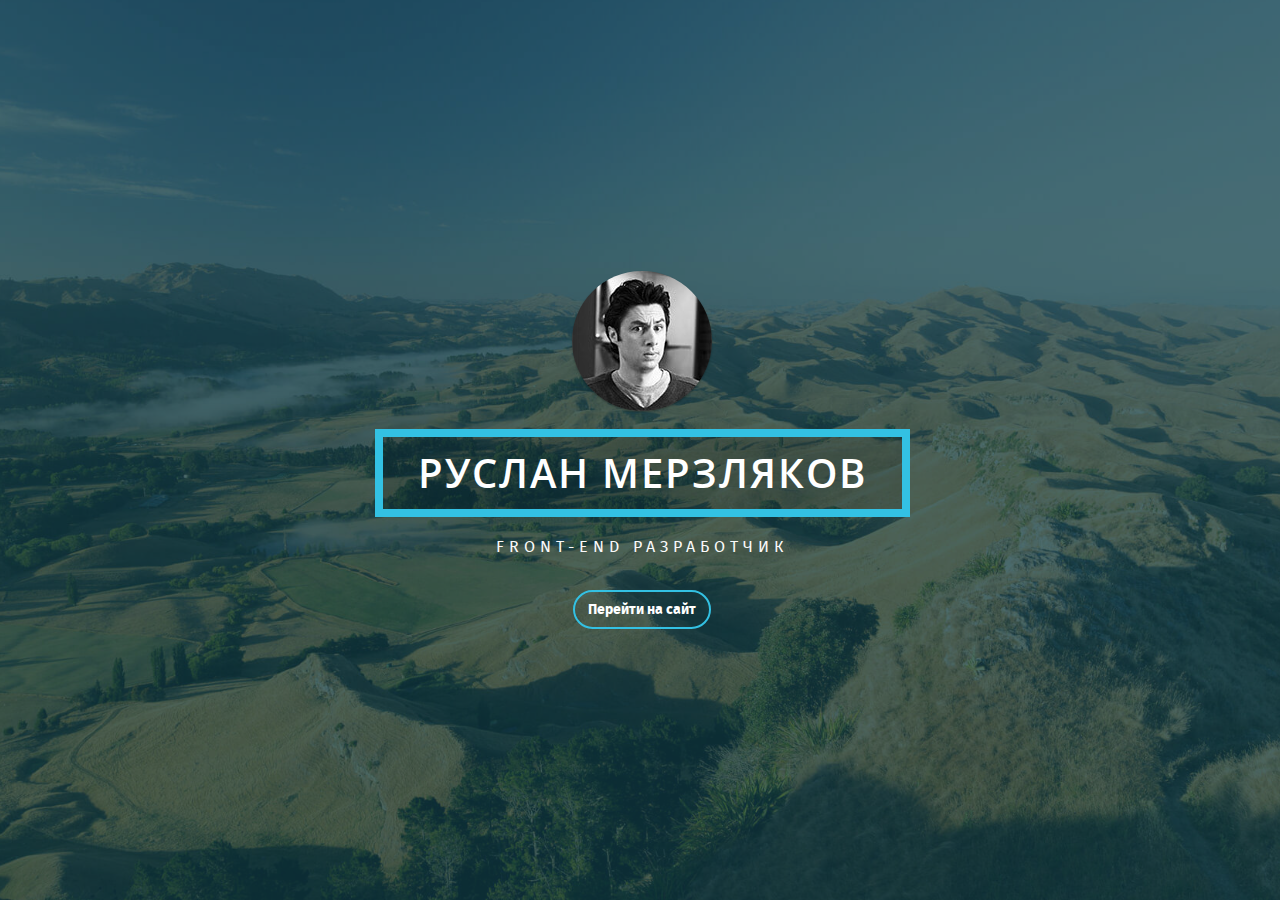
<file: index.html>
<!DOCTYPE html>

<html lang="ru">

<!--[if lte IE 8]>
<p class="chromeframe">Похоже, что ты используешь
устаревший браузер, друг. Пожалуйста, <a href="http://
browsehappy.com/">скачай новый браузер абсолютно
бесплатно</a> или <a href="http://www.google.com/
chromeframe/?redirect=true">активируй Google Chrome Frame</
a></p>
<![endif]-->

<head>

	<meta charset="utf-8">

	<title>Руслан Мерзляков</title>
	<meta name="description" content="">

	<meta http-equiv="X-UA-Compatible" content="IE=edge">
	<meta name="viewport" content="width=device-width, initial-scale=1, maximum-scale=1">

	<link rel="stylesheet" href="css/main.css">

</head>

<body>
	<section class="main-page" data-ibg-bg="img/bg/mainbg.jpg">
		<div class="author">
			<div class="author__img">
				<img src="img/content/author.jpg" width="140" alt="Руслан Мерзляков">
			</div>
			<h1 class="author__title">Руслан Мерзляков</h1>
			<div class="author__subtitle">Front-End разработчик</div>
			<a class="btn" href="about.html">Перейти на сайт</a>
		</div>
	</section>


	<script src="https://cdnjs.cloudflare.com/ajax/libs/jquery/3.1.1/jquery.min.js"></script>

	<script src="js/scripts.js"></script>

</body>

</html>
</file>
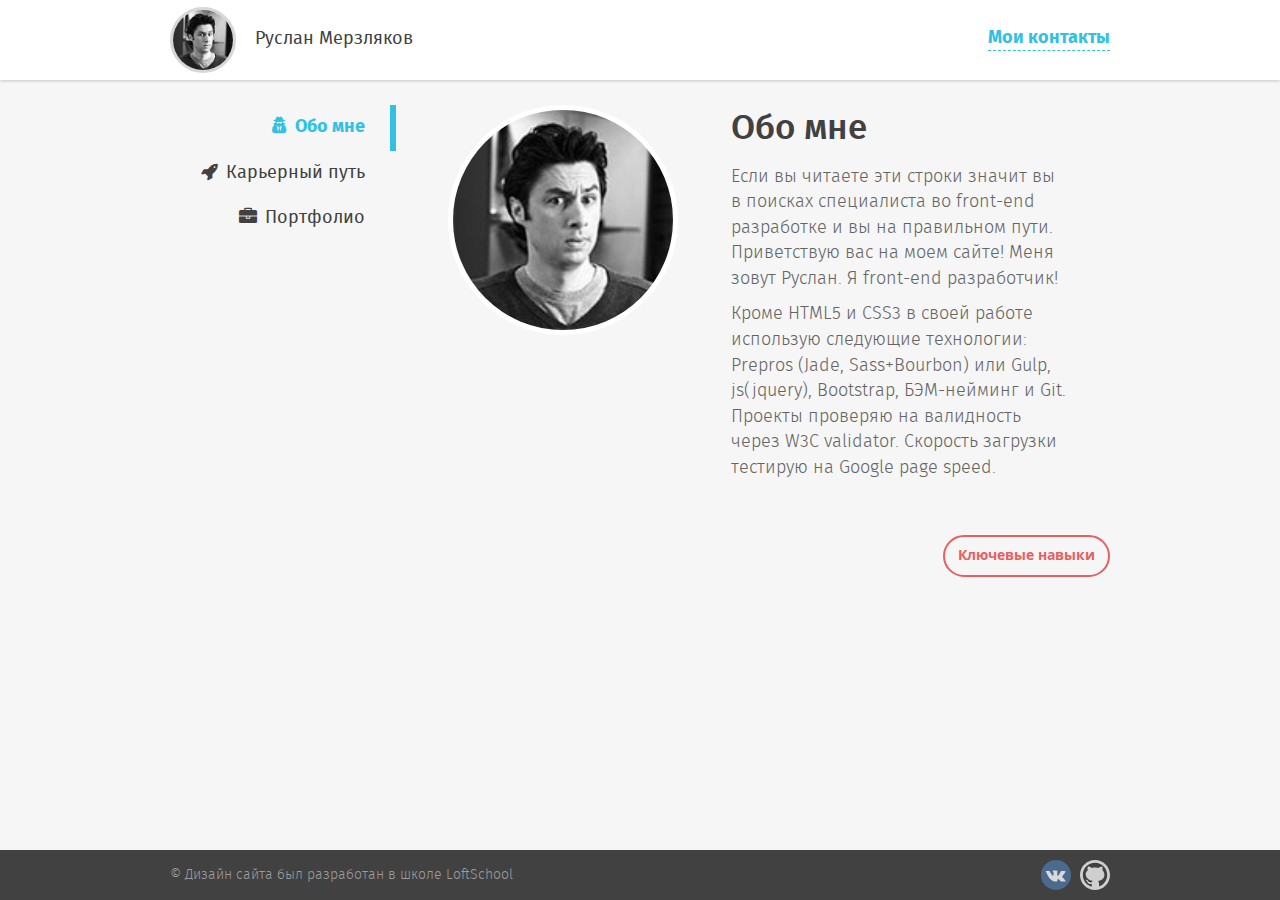
<file: about.html>
<!DOCTYPE html>

<html lang="ru">

<head>

	<meta charset="utf-8">

	<title>Обо мне</title>
	<meta name="description" content="">

	<meta http-equiv="X-UA-Compatible" content="IE=edge">
	<meta name="viewport" content="width=device-width, initial-scale=1, maximum-scale=1">

	<link rel="stylesheet" href="css/main.css">

</head>

<body>

	<div class="wrapper">
		<header class="header">
			<div class="container">
				<div class="user">
					<div class="user__photo">
						<img src="img/content/author.jpg" width="60" alt="Руслан Мерзляков">
					</div>
					<div class="user__name">Руслан Мерзляков</div>
				</div>
				<div class="contacts">
					<div class="contacts__wrap">
						<a href="#" class="contacts__trigger">Мои контакты</a>
						<ul class="contacts__dropdown">
							<li class="contacts__dropdown-item"><a class="contacts__dropdown-link" href="mailto:ruslankko@gmail.com"><i class="fa fa-envelope fa-fw"></i> ruslankko@gmail.com</a></li>
							<li class="contacts__dropdown-item"><a class="contacts__dropdown-link" href="tel:+79630184890"><i class="fa fa-phone fa-fw"></i> +7 963 018 48 90</a></li>
							<li class="contacts__dropdown-item"><a class="contacts__dropdown-link" href="skype:canonkko?chat"><i class="fa fa-skype fa-fw"></i> canonkko</a></li>
						</ul>
					</div>
				</div>
			</div>
		</header>
		<section class="content">
			<div class="container">
				<aside class="sidebar">
					<nav class="nav">
						<ul class="nav__menu">
							<li class="nav__item"><a class="nav__link nav__link_active" href="about.html"><i class="fa fa-user-secret fa-fw"></i> Обо мне</a></li>
							<li class="nav__item"><a class="nav__link" href="career.html"><i class="fa fa-rocket fa-fw"></i> Карьерный путь</a></li>
							<li class="nav__item"><a class="nav__link" href="portfolio.html"><i class="fa fa-briefcase fa-fw"></i> Портфолио</a></li>
						</ul>
					</nav>
				</aside>
				<main class="main-content">
					<div class="about__pic">
						<div class="about__img">
							<img src="img/content/author.jpg" width="220" alt="Руслан Мерзляков">
						</div>
					</div>
					<div class="about__desc">
						<h1>Обо мне</h1>
						<div class="about__text">
							<p>Если вы читаете эти строки значит вы в поисках специалиста во front-end разработке и вы на правильном пути. Приветствую вас на моем сайте! Меня зовут Руслан. Я front-end разработчик!</p>
							<p>Кроме HTML5 и CSS3 в своей работе использую следующие технологии: Prepros (Jade, Sass+Bourbon) или Gulp, js(jquery), Bootstrap, БЭМ-нейминг и Git. Проекты проверяю на валидность через W3C validator. Скорость загрузки тестирую на Google page speed.</p>
							<p>Также владею следующими программами: Adobe Photoshop, Adobe Muse и веб-редактор Webflow.</p>
							<p>В работе придерживаюсь умеренного перфекционизма, нравиться реализовывать не шаблонные элементы дизайна.</p>
							<p>Являюсь выпускником онлайн школы обучения программированию &#171;Loftschool&#187;. Мои работы вы можете посмотреть в разделе Портфолио.</p>
						</div>
						<div class="about__btn">
							<a class="btn btn_color-red" href="#">Ключевые навыки</a>
						</div>
					</div>
				</main>
			</div>
		</section>

	</div>
	<footer class="footer">
		<div class="container">
			<div class="copyright">
				<div class="copyright__text">&#169; Дизайн сайта был разработан в школе LoftSchool</div>
			</div>
			<ul class="social">
				<li class="social__item"><a class="social__link social__link-vk" href="https://vk.com/mruslanv" target="_blank">vk</a></li>
				<li class="social__item"><a class="social__link social__link-github" href="https://github.com/canonkko" target="_blank">github</a></li>
			</ul>
		</div>
	</footer>

	<div class="skills__popup">
		<button class="skills__btn-close"></button>
		<ul class="skills__list">
			<li class="skills__item">Знание HTML/CSS - семантичная верстка HTML</li>
			<li class="skills__item">Знание шаблонизатора PUG(Jade)</li>
			<li class="skills__item">Начальный уровень Javascript - jQuery на уровне написания простых виджетов</li>
			<li class="skills__item">Работа и настройка готовых решений (плагинов) на jQuery</li>
			<li class="skills__item">Адаптивная верстка с использованием медиа запросов</li>
			<li class="skills__item">Знание Photoshop на уровне "нарезания" макетов</li>
			<li class="skills__item">Понимание модульной верстки - именование классов по методологии БЭМ-нейминг</li>
			<li class="skills__item">Использование препроцессора Sass+Bourbon</li>
			<li class="skills__item">Умение использовать консоль, на уровне основных команд и работы с технологиями</li>
			<li class="skills__item">Сборка и оптимизация проекта при помощи Prepros или Gulp</li>
			<li class="skills__item">Навыки работы c веркторной графикой в формате SVG</li>
			<li class="skills__item">Понимание принципов рыботы CMS</li>
			<li class="skills__item">Умение работать с API Карт - Яндекс/Google</li>
			<li class="skills__item">Начальный уровень работы с Git</li>
		</ul>
	</div>


	<script src="https://cdnjs.cloudflare.com/ajax/libs/jquery/3.1.1/jquery.min.js"></script>

	<script src="js/scripts.js"></script>

</body>

</html>
</file>
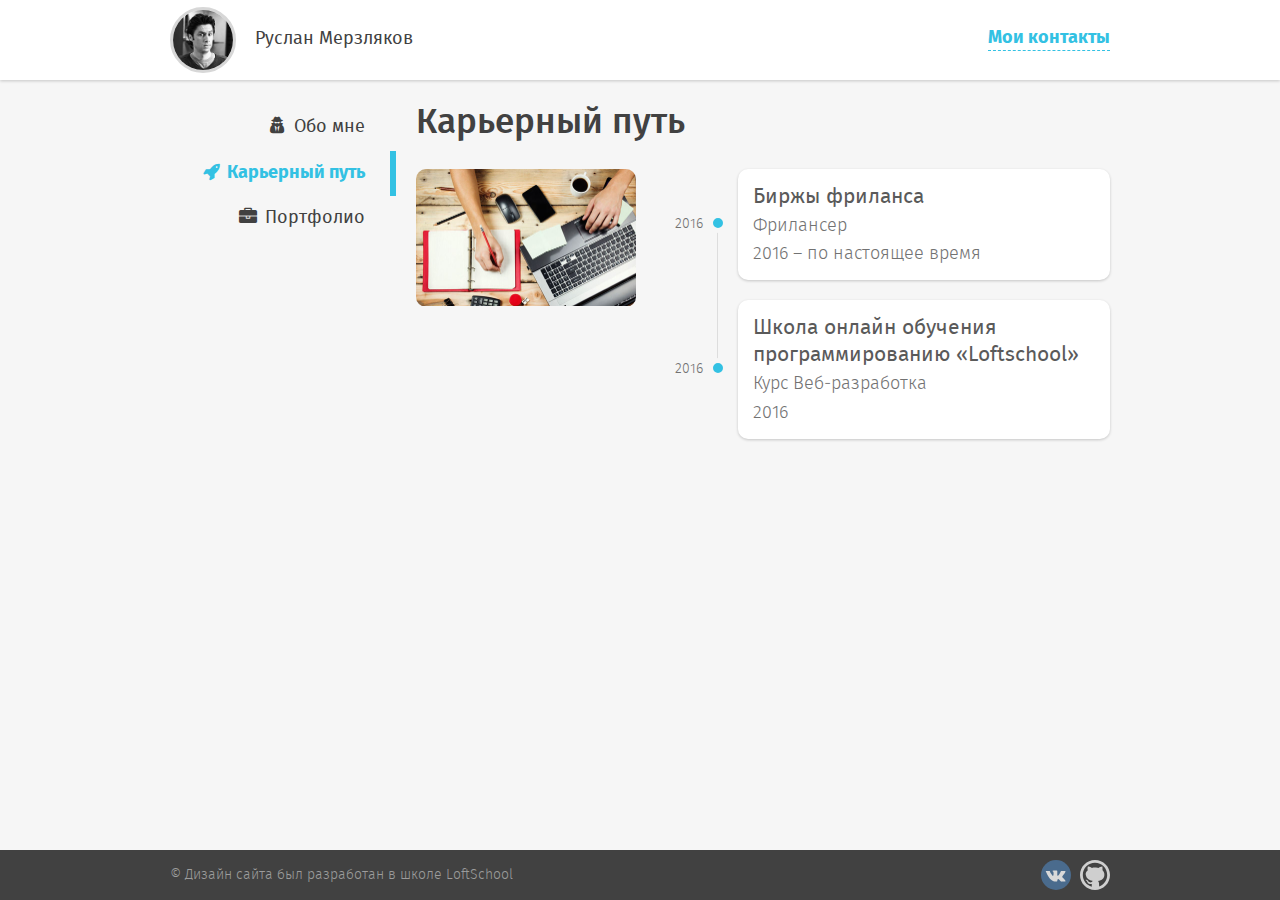
<file: career.html>
<!DOCTYPE html>

<html lang="ru">

<head>

	<meta charset="utf-8">

	<title>Карьерный путь</title>
	<meta name="description" content="">

	<meta http-equiv="X-UA-Compatible" content="IE=edge">
	<meta name="viewport" content="width=device-width, initial-scale=1, maximum-scale=1">

	<link rel="stylesheet" href="css/main.css">

</head>

<body>

	<div class="wrapper">
		<header class="header">
			<div class="container">
				<div class="user">
					<div class="user__photo">
						<img src="img/content/author.jpg" width="60" alt="Руслан Мерзляков">
					</div>
					<div class="user__name">Руслан Мерзляков</div>
				</div>
				<div class="contacts">
					<div class="contacts__wrap">
						<a href="#" class="contacts__trigger">Мои контакты</a>
						<ul class="contacts__dropdown">
							<li class="contacts__dropdown-item"><a class="contacts__dropdown-link" href="mailto:ruslankko@gmail.com"><i class="fa fa-envelope fa-fw"></i> ruslankko@gmail.com</a></li>
							<li class="contacts__dropdown-item"><a class="contacts__dropdown-link" href="tel:+79630184890"><i class="fa fa-phone fa-fw"></i> +7 963 018 48 90</a></li>
							<li class="contacts__dropdown-item"><a class="contacts__dropdown-link" href="skype:canonkko?chat"><i class="fa fa-skype fa-fw"></i> canonkko</a></li>
						</ul>
					</div>
				</div>
			</div>
		</header>
		<section class="content">
			<div class="container">
				<aside class="sidebar">
					<nav class="nav">
						<ul class="nav__menu">
							<li class="nav__item"><a class="nav__link" href="about.html"><i class="fa fa-user-secret fa-fw"></i> Обо мне</a></li>
							<li class="nav__item"><a class="nav__link nav__link_active" href="career.html"><i class="fa fa-rocket fa-fw"></i> Карьерный путь</a></li>
							<li class="nav__item"><a class="nav__link" href="portfolio.html"><i class="fa fa-briefcase fa-fw"></i> Портфолио</a></li>
						</ul>
					</nav>
				</aside>
				<main class="main-content">
					<h1 class="title">Карьерный путь</h1>
					<div class="career">
						<div class="career__pic">
							<div class="career__img">
								<img src="img/content/freelance.jpg" width="220" alt="freelance">
							</div>
						</div>
						<div class="career__path">
							<ul class="career__list">
								<li class="career__item">
									<h3 class="career__title">Биржы фриланса</h3>
									<div class="career__desc">
										<div class="career__post">Фрилансер</div>
										<div class="career__time">2016 &#8211; по настоящее время</div>
									</div>
									<span class="career__year">2016</span>
								</li>
								<li class="career__item">
									<h3 class="career__title">Школа онлайн обучения программированию &#171;Loftschool&#187;</h3>
									<div class="career__desc">
										<div class="career__post">Курс Веб‑разработка</div>
										<div class="career__time">2016</div>
									</div>
									<span class="career__year">2016</span>
								</li>
							</ul>
						</div>
					</div>
				</main>
			</div>
		</section>
	</div>
	<footer class="footer">
		<div class="container">
			<div class="copyright">
				<div class="copyright__text">&#169; Дизайн сайта был разработан в школе LoftSchool</div>
			</div>
			<ul class="social">
				<li class="social__item"><a class="social__link social__link-vk" href="https://vk.com/mruslanv" target="_blank">vk</a></li>
				<li class="social__item"><a class="social__link social__link-github" href="https://github.com/canonkko" target="_blank">github</a></li>
			</ul>
		</div>
	</footer>


</body>

</html>
</file>
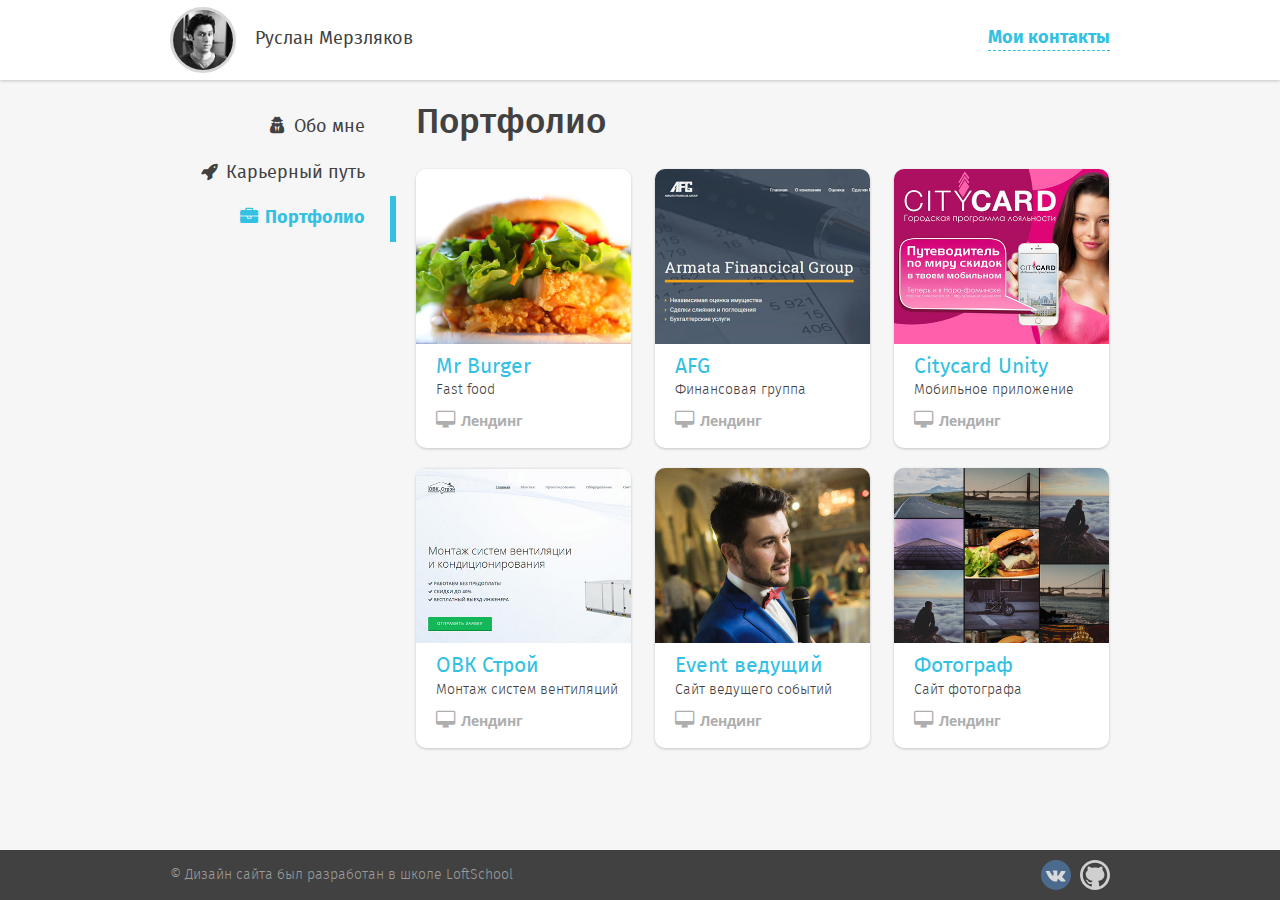
<file: portfolio.html>
<!DOCTYPE html>

<html lang="ru">

<head>

	<meta charset="utf-8">

	<title>Портфолио</title>
	<meta name="description" content="">

	<meta http-equiv="X-UA-Compatible" content="IE=edge">
	<meta name="viewport" content="width=device-width, initial-scale=1, maximum-scale=1">

	<link rel="stylesheet" href="css/main.css">

</head>

<body>
	<div class="wrapper">
		<header class="header">
			<div class="container">
				<div class="user">
					<div class="user__photo">
						<img src="img/content/author.jpg" width="60" alt="Руслан Мерзляков">
					</div>
					<div class="user__name">Руслан Мерзляков</div>
				</div>
				<div class="contacts">
					<div class="contacts__wrap">
						<a href="#" class="contacts__trigger">Мои контакты</a>
						<ul class="contacts__dropdown">
							<li class="contacts__dropdown-item"><a class="contacts__dropdown-link" href="mailto:ruslankko@gmail.com"><i class="fa fa-envelope fa-fw"></i> ruslankko@gmail.com</a></li>
							<li class="contacts__dropdown-item"><a class="contacts__dropdown-link" href="tel:+79630184890"><i class="fa fa-phone fa-fw"></i> +7 963 018 48 90</a></li>
							<li class="contacts__dropdown-item"><a class="contacts__dropdown-link" href="skype:canonkko?chat"><i class="fa fa-skype fa-fw"></i> canonkko</a></li>
						</ul>
					</div>
				</div>
			</div>
		</header>
		<section class="content">
			<div class="container">
				<aside class="sidebar">
					<nav class="nav">
						<ul class="nav__menu">
							<li class="nav__item"><a class="nav__link" href="about.html"><i class="fa fa-user-secret fa-fw"></i> Обо мне</a></li>
							<li class="nav__item"><a class="nav__link" href="career.html"><i class="fa fa-rocket fa-fw"></i> Карьерный путь</a></li>
							<li class="nav__item"><a class="nav__link nav__link_active" href="portfolio.html"><i class="fa fa-briefcase fa-fw"></i> Портфолио</a></li>
						</ul>
					</nav>
				</aside>
				<main class="main-content">
					<h1 class="title">Портфолио</h1>
					<div class="portfolio">
						<ul>
							<li class="portfolio__item">
								<a href="http://mrv-studio.ru/burger/" target="_blank" class="portfolio__link">
									<div class="portfolio__pic" style="background-image: url('img/content/burger-project.jpg')"></div>
									<div class="portfolio__text">
										<h3 class="portfolio__title">Mr Burger</h3>
										<div class="portfolio__desc">Fast food</div>
										<span class="portfolio__type"><i class="fa fa-desktop"></i> Лендинг</span>
									</div>
								</a>
							</li>
							<li class="portfolio__item">
								<a href="http://mrv-studio.ru/afg" target="_blank" class="portfolio__link">
									<div class="portfolio__pic" style="background-image: url('img/content/afg.jpg')"></div>
									<div class="portfolio__text">
										<h3 class="portfolio__title">AFG</h3>
										<div class="portfolio__desc">Финансовая группа</div>
										<span class="portfolio__type"><i class="fa fa-desktop"></i> Лендинг</span>
									</div>
								</a>
							</li>
							<li class="portfolio__item">
								<a href="http://unitycard.ru" target="_blank" class="portfolio__link">
									<div class="portfolio__pic" style="background-image: url('img/content/citycard.jpg')"></div>
									<div class="portfolio__text">
										<h3 class="portfolio__title">Citycard Unity</h3>
										<div class="portfolio__desc">Мобильное приложение</div>
										<span class="portfolio__type"><i class="fa fa-desktop"></i> Лендинг</span>
									</div>
								</a>
							</li>
							<li class="portfolio__item">
								<a href="http://mrv-studio.ru/ovkstroi" target="_blank" class="portfolio__link">
									<div class="portfolio__pic" style="background-image: url('img/content/ovk.jpg')"></div>
									<div class="portfolio__text">
										<h3 class="portfolio__title">ОВК Строй</h3>
										<div class="portfolio__desc">Монтаж систем вентиляций</div>
										<span class="portfolio__type"><i class="fa fa-desktop"></i> Лендинг</span>
									</div>
								</a>
							</li>
							<li class="portfolio__item">
								<a href="http://mrv-studio.ru/gromovevent" target="_blank" class="portfolio__link">
									<div class="portfolio__pic" style="background-image: url('img/content/gromov.jpg')"></div>
									<div class="portfolio__text">
										<h3 class="portfolio__title">Event ведущий</h3>
										<div class="portfolio__desc">Сайт ведущего событий</div>
										<span class="portfolio__type"><i class="fa fa-desktop"></i> Лендинг</span>
									</div>
								</a>
							</li>
							<li class="portfolio__item">
								<a href="http://mrv-studio.ru/photographer" target="_blank" class="portfolio__link">
									<div class="portfolio__pic" style="background-image: url('img/content/photographer.jpg')"></div>
									<div class="portfolio__text">
										<h3 class="portfolio__title">Фотограф</h3>
										<div class="portfolio__desc">Сайт фотографа</div>
										<span class="portfolio__type"><i class="fa fa-desktop"></i> Лендинг</span>
									</div>
								</a>
							</li>
						</ul>
					</div>
				</main>
			</div>
		</section>
	</div>
	<footer class="footer">
		<div class="container">
			<div class="copyright">
				<div class="copyright__text">&#169; Дизайн сайта был разработан в школе LoftSchool</div>
			</div>
			<ul class="social">
				<li class="social__item"><a class="social__link social__link-vk" href="https://vk.com/mruslanv" target="_blank">vk</a></li>
				<li class="social__item"><a class="social__link social__link-github" href="https://github.com/canonkko" target="_blank">github</a></li>
			</ul>
		</div>
	</footer>


</body>

</html>
</file>
<file: css/main.css>
@font-face {
  font-family: "FiraSans-Bold";
  src: url("../fonts/FiraSans-Bold/FiraSans-Bold.eot");
  src: url("../fonts/FiraSans-Bold/FiraSans-Bold.eot?#iefix") format("embedded-opentype"), url("../fonts/FiraSans-Bold/firasans-bold.woff") format("woff"), url("../fonts/FiraSans-Bold/FiraSans-Bold.ttf") format("truetype");
  font-style: normal;
  font-weight: normal; }

@font-face {
  font-family: "FiraSans-Light";
  src: url("../fonts/FiraSans-Light/FiraSans-Light.eot");
  src: url("../fonts/FiraSans-Light/FiraSans-Light.eot?#iefix") format("embedded-opentype"), url("../fonts/FiraSans-Light/firasans-light.woff") format("woff"), url("../fonts/FiraSans-Light/FiraSans-Light.ttf") format("truetype");
  font-style: normal;
  font-weight: normal; }

@font-face {
  font-family: "FiraSans-Medium";
  src: url("../fonts/FiraSans-Medium/FiraSans-Medium.eot");
  src: url("../fonts/FiraSans-Medium/FiraSans-Medium.eot?#iefix") format("embedded-opentype"), url("../fonts/FiraSans-Medium/firasans-medium.woff") format("woff"), url("../fonts/FiraSans-Medium/FiraSans-Medium.ttf") format("truetype");
  font-style: normal;
  font-weight: normal; }

@font-face {
  font-family: "FiraSans-Regular";
  src: url("../fonts/FiraSans-Regular/FiraSans-Regular.eot");
  src: url("../fonts/FiraSans-Regular/FiraSans-Regular.eot?#iefix") format("embedded-opentype"), url("../fonts/FiraSans-Regular/firasans-regular.woff") format("woff"), url("../fonts/FiraSans-Regular/FiraSans-Regular.ttf") format("truetype");
  font-style: normal;
  font-weight: normal; }

@font-face {
  font-family: "OpenSansSemiBold";
  src: url("../fonts/OpenSansSemiBold/OpenSansSemiBold.eot");
  src: url("../fonts/OpenSansSemiBold/OpenSansSemiBold.eot?#iefix") format("embedded-opentype"), url("../fonts/OpenSansSemiBold/OpenSansSemiBold.woff") format("woff"), url("../fonts/OpenSansSemiBold/OpenSansSemiBold.ttf") format("truetype");
  font-style: normal;
  font-weight: normal; }

@font-face {
  font-family: "OpenSansBold";
  src: url("../fonts/OpenSansBold/OpenSansBold.eot");
  src: url("../fonts/OpenSansBold/OpenSansBold.eot?#iefix") format("embedded-opentype"), url("../fonts/OpenSansBold/OpenSansBold.woff") format("woff"), url("../fonts/OpenSansBold/OpenSansBold.ttf") format("truetype");
  font-style: normal;
  font-weight: normal; }

@font-face {
  font-family: 'FontAwesome';
  src: url("../fonts/fontawesome/fontawesome-webfont.eot?v=4.6.3");
  src: url("../fonts/fontawesome/fontawesome-webfont.eot?#iefix&v=4.6.3") format("embedded-opentype"), url("../fonts/fontawesome/fontawesome-webfont.woff2?v=4.6.3") format("woff2"), url("../fonts/fontawesome/fontawesome-webfont.woff?v=4.6.3") format("woff"), url("../fonts/fontawesome/fontawesome-webfont.ttf?v=4.6.3") format("truetype"), url("../fonts/fontawesome/fontawesome-webfont.svg?v=4.6.3#fontawesomeregular") format("svg");
  font-weight: normal;
  font-style: normal; }

.fa {
  display: inline-block;
  font: normal normal normal 14px/1 FontAwesome;
  font-size: inherit;
  text-rendering: auto;
  -webkit-font-smoothing: antialiased;
  -moz-osx-font-smoothing: grayscale; }

.fa-lg {
  font-size: 1.33333333em;
  line-height: .75em;
  vertical-align: -15%; }

.fa-2x {
  font-size: 2em; }

.fa-3x {
  font-size: 3em; }

.fa-4x {
  font-size: 4em; }

.fa-5x {
  font-size: 5em; }

.fa-fw {
  width: 1.28571429em;
  text-align: center; }

.fa-ul {
  padding-left: 0;
  margin-left: 2.14285714em;
  list-style-type: none; }

.fa-ul > li {
  position: relative; }

.fa-li {
  position: absolute;
  left: -2.14285714em;
  width: 2.14285714em;
  top: .14285714em;
  text-align: center; }

.fa-li.fa-lg {
  left: -1.85714286em; }

.fa-border {
  padding: .2em .25em .15em;
  border: solid .08em #eee;
  border-radius: .1em; }

.fa-pull-left {
  float: left; }

.fa-pull-right {
  float: right; }

.fa.fa-pull-left {
  margin-right: .3em; }

.fa.fa-pull-right {
  margin-left: .3em; }

.pull-right {
  float: right; }

.pull-left {
  float: left; }

.fa.pull-left {
  margin-right: .3em; }

.fa.pull-right {
  margin-left: .3em; }

.fa-spin {
  -webkit-animation: fa-spin 2s infinite linear;
  animation: fa-spin 2s infinite linear; }

.fa-pulse {
  -webkit-animation: fa-spin 1s infinite steps(8);
  animation: fa-spin 1s infinite steps(8); }

@-webkit-keyframes fa-spin {
  0% {
    -webkit-transform: rotate(0deg);
    transform: rotate(0deg); }
  100% {
    -webkit-transform: rotate(359deg);
    transform: rotate(359deg); } }

@keyframes fa-spin {
  0% {
    -webkit-transform: rotate(0deg);
    transform: rotate(0deg); }
  100% {
    -webkit-transform: rotate(359deg);
    transform: rotate(359deg); } }

.fa-rotate-90 {
  -ms-filter: "progid:DXImageTransform.Microsoft.BasicImage(rotation=1)";
  -webkit-transform: rotate(90deg);
  -ms-transform: rotate(90deg);
  transform: rotate(90deg); }

.fa-rotate-180 {
  -ms-filter: "progid:DXImageTransform.Microsoft.BasicImage(rotation=2)";
  -webkit-transform: rotate(180deg);
  -ms-transform: rotate(180deg);
  transform: rotate(180deg); }

.fa-rotate-270 {
  -ms-filter: "progid:DXImageTransform.Microsoft.BasicImage(rotation=3)";
  -webkit-transform: rotate(270deg);
  -ms-transform: rotate(270deg);
  transform: rotate(270deg); }

.fa-flip-horizontal {
  -ms-filter: "progid:DXImageTransform.Microsoft.BasicImage(rotation=0, mirror=1)";
  -webkit-transform: scale(-1, 1);
  -ms-transform: scale(-1, 1);
  transform: scale(-1, 1); }

.fa-flip-vertical {
  -ms-filter: "progid:DXImageTransform.Microsoft.BasicImage(rotation=2, mirror=1)";
  -webkit-transform: scale(1, -1);
  -ms-transform: scale(1, -1);
  transform: scale(1, -1); }

:root .fa-rotate-90, :root .fa-rotate-180, :root .fa-rotate-270, :root .fa-flip-horizontal, :root .fa-flip-vertical {
  -webkit-filter: none;
  filter: none; }

.fa-stack {
  position: relative;
  display: inline-block;
  width: 2em;
  height: 2em;
  line-height: 2em;
  vertical-align: middle; }

.fa-stack-1x, .fa-stack-2x {
  position: absolute;
  left: 0;
  width: 100%;
  text-align: center; }

.fa-stack-1x {
  line-height: inherit; }

.fa-stack-2x {
  font-size: 2em; }

.fa-inverse {
  color: #fff; }

.fa-glass:before {
  content: "\f000"; }

.fa-music:before {
  content: "\f001"; }

.fa-search:before {
  content: "\f002"; }

.fa-envelope-o:before {
  content: "\f003"; }

.fa-heart:before {
  content: "\f004"; }

.fa-star:before {
  content: "\f005"; }

.fa-star-o:before {
  content: "\f006"; }

.fa-user:before {
  content: "\f007"; }

.fa-film:before {
  content: "\f008"; }

.fa-th-large:before {
  content: "\f009"; }

.fa-th:before {
  content: "\f00a"; }

.fa-th-list:before {
  content: "\f00b"; }

.fa-check:before {
  content: "\f00c"; }

.fa-remove:before, .fa-close:before, .fa-times:before {
  content: "\f00d"; }

.fa-search-plus:before {
  content: "\f00e"; }

.fa-search-minus:before {
  content: "\f010"; }

.fa-power-off:before {
  content: "\f011"; }

.fa-signal:before {
  content: "\f012"; }

.fa-gear:before, .fa-cog:before {
  content: "\f013"; }

.fa-trash-o:before {
  content: "\f014"; }

.fa-home:before {
  content: "\f015"; }

.fa-file-o:before {
  content: "\f016"; }

.fa-clock-o:before {
  content: "\f017"; }

.fa-road:before {
  content: "\f018"; }

.fa-download:before {
  content: "\f019"; }

.fa-arrow-circle-o-down:before {
  content: "\f01a"; }

.fa-arrow-circle-o-up:before {
  content: "\f01b"; }

.fa-inbox:before {
  content: "\f01c"; }

.fa-play-circle-o:before {
  content: "\f01d"; }

.fa-rotate-right:before, .fa-repeat:before {
  content: "\f01e"; }

.fa-refresh:before {
  content: "\f021"; }

.fa-list-alt:before {
  content: "\f022"; }

.fa-lock:before {
  content: "\f023"; }

.fa-flag:before {
  content: "\f024"; }

.fa-headphones:before {
  content: "\f025"; }

.fa-volume-off:before {
  content: "\f026"; }

.fa-volume-down:before {
  content: "\f027"; }

.fa-volume-up:before {
  content: "\f028"; }

.fa-qrcode:before {
  content: "\f029"; }

.fa-barcode:before {
  content: "\f02a"; }

.fa-tag:before {
  content: "\f02b"; }

.fa-tags:before {
  content: "\f02c"; }

.fa-book:before {
  content: "\f02d"; }

.fa-bookmark:before {
  content: "\f02e"; }

.fa-print:before {
  content: "\f02f"; }

.fa-camera:before {
  content: "\f030"; }

.fa-font:before {
  content: "\f031"; }

.fa-bold:before {
  content: "\f032"; }

.fa-italic:before {
  content: "\f033"; }

.fa-text-height:before {
  content: "\f034"; }

.fa-text-width:before {
  content: "\f035"; }

.fa-align-left:before {
  content: "\f036"; }

.fa-align-center:before {
  content: "\f037"; }

.fa-align-right:before {
  content: "\f038"; }

.fa-align-justify:before {
  content: "\f039"; }

.fa-list:before {
  content: "\f03a"; }

.fa-dedent:before, .fa-outdent:before {
  content: "\f03b"; }

.fa-indent:before {
  content: "\f03c"; }

.fa-video-camera:before {
  content: "\f03d"; }

.fa-photo:before, .fa-image:before, .fa-picture-o:before {
  content: "\f03e"; }

.fa-pencil:before {
  content: "\f040"; }

.fa-map-marker:before {
  content: "\f041"; }

.fa-adjust:before {
  content: "\f042"; }

.fa-tint:before {
  content: "\f043"; }

.fa-edit:before, .fa-pencil-square-o:before {
  content: "\f044"; }

.fa-share-square-o:before {
  content: "\f045"; }

.fa-check-square-o:before {
  content: "\f046"; }

.fa-arrows:before {
  content: "\f047"; }

.fa-step-backward:before {
  content: "\f048"; }

.fa-fast-backward:before {
  content: "\f049"; }

.fa-backward:before {
  content: "\f04a"; }

.fa-play:before {
  content: "\f04b"; }

.fa-pause:before {
  content: "\f04c"; }

.fa-stop:before {
  content: "\f04d"; }

.fa-forward:before {
  content: "\f04e"; }

.fa-fast-forward:before {
  content: "\f050"; }

.fa-step-forward:before {
  content: "\f051"; }

.fa-eject:before {
  content: "\f052"; }

.fa-chevron-left:before {
  content: "\f053"; }

.fa-chevron-right:before {
  content: "\f054"; }

.fa-plus-circle:before {
  content: "\f055"; }

.fa-minus-circle:before {
  content: "\f056"; }

.fa-times-circle:before {
  content: "\f057"; }

.fa-check-circle:before {
  content: "\f058"; }

.fa-question-circle:before {
  content: "\f059"; }

.fa-info-circle:before {
  content: "\f05a"; }

.fa-crosshairs:before {
  content: "\f05b"; }

.fa-times-circle-o:before {
  content: "\f05c"; }

.fa-check-circle-o:before {
  content: "\f05d"; }

.fa-ban:before {
  content: "\f05e"; }

.fa-arrow-left:before {
  content: "\f060"; }

.fa-arrow-right:before {
  content: "\f061"; }

.fa-arrow-up:before {
  content: "\f062"; }

.fa-arrow-down:before {
  content: "\f063"; }

.fa-mail-forward:before, .fa-share:before {
  content: "\f064"; }

.fa-expand:before {
  content: "\f065"; }

.fa-compress:before {
  content: "\f066"; }

.fa-plus:before {
  content: "\f067"; }

.fa-minus:before {
  content: "\f068"; }

.fa-asterisk:before {
  content: "\f069"; }

.fa-exclamation-circle:before {
  content: "\f06a"; }

.fa-gift:before {
  content: "\f06b"; }

.fa-leaf:before {
  content: "\f06c"; }

.fa-fire:before {
  content: "\f06d"; }

.fa-eye:before {
  content: "\f06e"; }

.fa-eye-slash:before {
  content: "\f070"; }

.fa-warning:before, .fa-exclamation-triangle:before {
  content: "\f071"; }

.fa-plane:before {
  content: "\f072"; }

.fa-calendar:before {
  content: "\f073"; }

.fa-random:before {
  content: "\f074"; }

.fa-comment:before {
  content: "\f075"; }

.fa-magnet:before {
  content: "\f076"; }

.fa-chevron-up:before {
  content: "\f077"; }

.fa-chevron-down:before {
  content: "\f078"; }

.fa-retweet:before {
  content: "\f079"; }

.fa-shopping-cart:before {
  content: "\f07a"; }

.fa-folder:before {
  content: "\f07b"; }

.fa-folder-open:before {
  content: "\f07c"; }

.fa-arrows-v:before {
  content: "\f07d"; }

.fa-arrows-h:before {
  content: "\f07e"; }

.fa-bar-chart-o:before, .fa-bar-chart:before {
  content: "\f080"; }

.fa-twitter-square:before {
  content: "\f081"; }

.fa-facebook-square:before {
  content: "\f082"; }

.fa-camera-retro:before {
  content: "\f083"; }

.fa-key:before {
  content: "\f084"; }

.fa-gears:before, .fa-cogs:before {
  content: "\f085"; }

.fa-comments:before {
  content: "\f086"; }

.fa-thumbs-o-up:before {
  content: "\f087"; }

.fa-thumbs-o-down:before {
  content: "\f088"; }

.fa-star-half:before {
  content: "\f089"; }

.fa-heart-o:before {
  content: "\f08a"; }

.fa-sign-out:before {
  content: "\f08b"; }

.fa-linkedin-square:before {
  content: "\f08c"; }

.fa-thumb-tack:before {
  content: "\f08d"; }

.fa-external-link:before {
  content: "\f08e"; }

.fa-sign-in:before {
  content: "\f090"; }

.fa-trophy:before {
  content: "\f091"; }

.fa-github-square:before {
  content: "\f092"; }

.fa-upload:before {
  content: "\f093"; }

.fa-lemon-o:before {
  content: "\f094"; }

.fa-phone:before {
  content: "\f095"; }

.fa-square-o:before {
  content: "\f096"; }

.fa-bookmark-o:before {
  content: "\f097"; }

.fa-phone-square:before {
  content: "\f098"; }

.fa-twitter:before {
  content: "\f099"; }

.fa-facebook-f:before, .fa-facebook:before {
  content: "\f09a"; }

.fa-github:before {
  content: "\f09b"; }

.fa-unlock:before {
  content: "\f09c"; }

.fa-credit-card:before {
  content: "\f09d"; }

.fa-feed:before, .fa-rss:before {
  content: "\f09e"; }

.fa-hdd-o:before {
  content: "\f0a0"; }

.fa-bullhorn:before {
  content: "\f0a1"; }

.fa-bell:before {
  content: "\f0f3"; }

.fa-certificate:before {
  content: "\f0a3"; }

.fa-hand-o-right:before {
  content: "\f0a4"; }

.fa-hand-o-left:before {
  content: "\f0a5"; }

.fa-hand-o-up:before {
  content: "\f0a6"; }

.fa-hand-o-down:before {
  content: "\f0a7"; }

.fa-arrow-circle-left:before {
  content: "\f0a8"; }

.fa-arrow-circle-right:before {
  content: "\f0a9"; }

.fa-arrow-circle-up:before {
  content: "\f0aa"; }

.fa-arrow-circle-down:before {
  content: "\f0ab"; }

.fa-globe:before {
  content: "\f0ac"; }

.fa-wrench:before {
  content: "\f0ad"; }

.fa-tasks:before {
  content: "\f0ae"; }

.fa-filter:before {
  content: "\f0b0"; }

.fa-briefcase:before {
  content: "\f0b1"; }

.fa-arrows-alt:before {
  content: "\f0b2"; }

.fa-group:before, .fa-users:before {
  content: "\f0c0"; }

.fa-chain:before, .fa-link:before {
  content: "\f0c1"; }

.fa-cloud:before {
  content: "\f0c2"; }

.fa-flask:before {
  content: "\f0c3"; }

.fa-cut:before, .fa-scissors:before {
  content: "\f0c4"; }

.fa-copy:before, .fa-files-o:before {
  content: "\f0c5"; }

.fa-paperclip:before {
  content: "\f0c6"; }

.fa-save:before, .fa-floppy-o:before {
  content: "\f0c7"; }

.fa-square:before {
  content: "\f0c8"; }

.fa-navicon:before, .fa-reorder:before, .fa-bars:before {
  content: "\f0c9"; }

.fa-list-ul:before {
  content: "\f0ca"; }

.fa-list-ol:before {
  content: "\f0cb"; }

.fa-strikethrough:before {
  content: "\f0cc"; }

.fa-underline:before {
  content: "\f0cd"; }

.fa-table:before {
  content: "\f0ce"; }

.fa-magic:before {
  content: "\f0d0"; }

.fa-truck:before {
  content: "\f0d1"; }

.fa-pinterest:before {
  content: "\f0d2"; }

.fa-pinterest-square:before {
  content: "\f0d3"; }

.fa-google-plus-square:before {
  content: "\f0d4"; }

.fa-google-plus:before {
  content: "\f0d5"; }

.fa-money:before {
  content: "\f0d6"; }

.fa-caret-down:before {
  content: "\f0d7"; }

.fa-caret-up:before {
  content: "\f0d8"; }

.fa-caret-left:before {
  content: "\f0d9"; }

.fa-caret-right:before {
  content: "\f0da"; }

.fa-columns:before {
  content: "\f0db"; }

.fa-unsorted:before, .fa-sort:before {
  content: "\f0dc"; }

.fa-sort-down:before, .fa-sort-desc:before {
  content: "\f0dd"; }

.fa-sort-up:before, .fa-sort-asc:before {
  content: "\f0de"; }

.fa-envelope:before {
  content: "\f0e0"; }

.fa-linkedin:before {
  content: "\f0e1"; }

.fa-rotate-left:before, .fa-undo:before {
  content: "\f0e2"; }

.fa-legal:before, .fa-gavel:before {
  content: "\f0e3"; }

.fa-dashboard:before, .fa-tachometer:before {
  content: "\f0e4"; }

.fa-comment-o:before {
  content: "\f0e5"; }

.fa-comments-o:before {
  content: "\f0e6"; }

.fa-flash:before, .fa-bolt:before {
  content: "\f0e7"; }

.fa-sitemap:before {
  content: "\f0e8"; }

.fa-umbrella:before {
  content: "\f0e9"; }

.fa-paste:before, .fa-clipboard:before {
  content: "\f0ea"; }

.fa-lightbulb-o:before {
  content: "\f0eb"; }

.fa-exchange:before {
  content: "\f0ec"; }

.fa-cloud-download:before {
  content: "\f0ed"; }

.fa-cloud-upload:before {
  content: "\f0ee"; }

.fa-user-md:before {
  content: "\f0f0"; }

.fa-stethoscope:before {
  content: "\f0f1"; }

.fa-suitcase:before {
  content: "\f0f2"; }

.fa-bell-o:before {
  content: "\f0a2"; }

.fa-coffee:before {
  content: "\f0f4"; }

.fa-cutlery:before {
  content: "\f0f5"; }

.fa-file-text-o:before {
  content: "\f0f6"; }

.fa-building-o:before {
  content: "\f0f7"; }

.fa-hospital-o:before {
  content: "\f0f8"; }

.fa-ambulance:before {
  content: "\f0f9"; }

.fa-medkit:before {
  content: "\f0fa"; }

.fa-fighter-jet:before {
  content: "\f0fb"; }

.fa-beer:before {
  content: "\f0fc"; }

.fa-h-square:before {
  content: "\f0fd"; }

.fa-plus-square:before {
  content: "\f0fe"; }

.fa-angle-double-left:before {
  content: "\f100"; }

.fa-angle-double-right:before {
  content: "\f101"; }

.fa-angle-double-up:before {
  content: "\f102"; }

.fa-angle-double-down:before {
  content: "\f103"; }

.fa-angle-left:before {
  content: "\f104"; }

.fa-angle-right:before {
  content: "\f105"; }

.fa-angle-up:before {
  content: "\f106"; }

.fa-angle-down:before {
  content: "\f107"; }

.fa-desktop:before {
  content: "\f108"; }

.fa-laptop:before {
  content: "\f109"; }

.fa-tablet:before {
  content: "\f10a"; }

.fa-mobile-phone:before, .fa-mobile:before {
  content: "\f10b"; }

.fa-circle-o:before {
  content: "\f10c"; }

.fa-quote-left:before {
  content: "\f10d"; }

.fa-quote-right:before {
  content: "\f10e"; }

.fa-spinner:before {
  content: "\f110"; }

.fa-circle:before {
  content: "\f111"; }

.fa-mail-reply:before, .fa-reply:before {
  content: "\f112"; }

.fa-github-alt:before {
  content: "\f113"; }

.fa-folder-o:before {
  content: "\f114"; }

.fa-folder-open-o:before {
  content: "\f115"; }

.fa-smile-o:before {
  content: "\f118"; }

.fa-frown-o:before {
  content: "\f119"; }

.fa-meh-o:before {
  content: "\f11a"; }

.fa-gamepad:before {
  content: "\f11b"; }

.fa-keyboard-o:before {
  content: "\f11c"; }

.fa-flag-o:before {
  content: "\f11d"; }

.fa-flag-checkered:before {
  content: "\f11e"; }

.fa-terminal:before {
  content: "\f120"; }

.fa-code:before {
  content: "\f121"; }

.fa-mail-reply-all:before, .fa-reply-all:before {
  content: "\f122"; }

.fa-star-half-empty:before, .fa-star-half-full:before, .fa-star-half-o:before {
  content: "\f123"; }

.fa-location-arrow:before {
  content: "\f124"; }

.fa-crop:before {
  content: "\f125"; }

.fa-code-fork:before {
  content: "\f126"; }

.fa-unlink:before, .fa-chain-broken:before {
  content: "\f127"; }

.fa-question:before {
  content: "\f128"; }

.fa-info:before {
  content: "\f129"; }

.fa-exclamation:before {
  content: "\f12a"; }

.fa-superscript:before {
  content: "\f12b"; }

.fa-subscript:before {
  content: "\f12c"; }

.fa-eraser:before {
  content: "\f12d"; }

.fa-puzzle-piece:before {
  content: "\f12e"; }

.fa-microphone:before {
  content: "\f130"; }

.fa-microphone-slash:before {
  content: "\f131"; }

.fa-shield:before {
  content: "\f132"; }

.fa-calendar-o:before {
  content: "\f133"; }

.fa-fire-extinguisher:before {
  content: "\f134"; }

.fa-rocket:before {
  content: "\f135"; }

.fa-maxcdn:before {
  content: "\f136"; }

.fa-chevron-circle-left:before {
  content: "\f137"; }

.fa-chevron-circle-right:before {
  content: "\f138"; }

.fa-chevron-circle-up:before {
  content: "\f139"; }

.fa-chevron-circle-down:before {
  content: "\f13a"; }

.fa-html5:before {
  content: "\f13b"; }

.fa-css3:before {
  content: "\f13c"; }

.fa-anchor:before {
  content: "\f13d"; }

.fa-unlock-alt:before {
  content: "\f13e"; }

.fa-bullseye:before {
  content: "\f140"; }

.fa-ellipsis-h:before {
  content: "\f141"; }

.fa-ellipsis-v:before {
  content: "\f142"; }

.fa-rss-square:before {
  content: "\f143"; }

.fa-play-circle:before {
  content: "\f144"; }

.fa-ticket:before {
  content: "\f145"; }

.fa-minus-square:before {
  content: "\f146"; }

.fa-minus-square-o:before {
  content: "\f147"; }

.fa-level-up:before {
  content: "\f148"; }

.fa-level-down:before {
  content: "\f149"; }

.fa-check-square:before {
  content: "\f14a"; }

.fa-pencil-square:before {
  content: "\f14b"; }

.fa-external-link-square:before {
  content: "\f14c"; }

.fa-share-square:before {
  content: "\f14d"; }

.fa-compass:before {
  content: "\f14e"; }

.fa-toggle-down:before, .fa-caret-square-o-down:before {
  content: "\f150"; }

.fa-toggle-up:before, .fa-caret-square-o-up:before {
  content: "\f151"; }

.fa-toggle-right:before, .fa-caret-square-o-right:before {
  content: "\f152"; }

.fa-euro:before, .fa-eur:before {
  content: "\f153"; }

.fa-gbp:before {
  content: "\f154"; }

.fa-dollar:before, .fa-usd:before {
  content: "\f155"; }

.fa-rupee:before, .fa-inr:before {
  content: "\f156"; }

.fa-cny:before, .fa-rmb:before, .fa-yen:before, .fa-jpy:before {
  content: "\f157"; }

.fa-ruble:before, .fa-rouble:before, .fa-rub:before {
  content: "\f158"; }

.fa-won:before, .fa-krw:before {
  content: "\f159"; }

.fa-bitcoin:before, .fa-btc:before {
  content: "\f15a"; }

.fa-file:before {
  content: "\f15b"; }

.fa-file-text:before {
  content: "\f15c"; }

.fa-sort-alpha-asc:before {
  content: "\f15d"; }

.fa-sort-alpha-desc:before {
  content: "\f15e"; }

.fa-sort-amount-asc:before {
  content: "\f160"; }

.fa-sort-amount-desc:before {
  content: "\f161"; }

.fa-sort-numeric-asc:before {
  content: "\f162"; }

.fa-sort-numeric-desc:before {
  content: "\f163"; }

.fa-thumbs-up:before {
  content: "\f164"; }

.fa-thumbs-down:before {
  content: "\f165"; }

.fa-youtube-square:before {
  content: "\f166"; }

.fa-youtube:before {
  content: "\f167"; }

.fa-xing:before {
  content: "\f168"; }

.fa-xing-square:before {
  content: "\f169"; }

.fa-youtube-play:before {
  content: "\f16a"; }

.fa-dropbox:before {
  content: "\f16b"; }

.fa-stack-overflow:before {
  content: "\f16c"; }

.fa-instagram:before {
  content: "\f16d"; }

.fa-flickr:before {
  content: "\f16e"; }

.fa-adn:before {
  content: "\f170"; }

.fa-bitbucket:before {
  content: "\f171"; }

.fa-bitbucket-square:before {
  content: "\f172"; }

.fa-tumblr:before {
  content: "\f173"; }

.fa-tumblr-square:before {
  content: "\f174"; }

.fa-long-arrow-down:before {
  content: "\f175"; }

.fa-long-arrow-up:before {
  content: "\f176"; }

.fa-long-arrow-left:before {
  content: "\f177"; }

.fa-long-arrow-right:before {
  content: "\f178"; }

.fa-apple:before {
  content: "\f179"; }

.fa-windows:before {
  content: "\f17a"; }

.fa-android:before {
  content: "\f17b"; }

.fa-linux:before {
  content: "\f17c"; }

.fa-dribbble:before {
  content: "\f17d"; }

.fa-skype:before {
  content: "\f17e"; }

.fa-foursquare:before {
  content: "\f180"; }

.fa-trello:before {
  content: "\f181"; }

.fa-female:before {
  content: "\f182"; }

.fa-male:before {
  content: "\f183"; }

.fa-gittip:before, .fa-gratipay:before {
  content: "\f184"; }

.fa-sun-o:before {
  content: "\f185"; }

.fa-moon-o:before {
  content: "\f186"; }

.fa-archive:before {
  content: "\f187"; }

.fa-bug:before {
  content: "\f188"; }

.fa-vk:before {
  content: "\f189"; }

.fa-weibo:before {
  content: "\f18a"; }

.fa-renren:before {
  content: "\f18b"; }

.fa-pagelines:before {
  content: "\f18c"; }

.fa-stack-exchange:before {
  content: "\f18d"; }

.fa-arrow-circle-o-right:before {
  content: "\f18e"; }

.fa-arrow-circle-o-left:before {
  content: "\f190"; }

.fa-toggle-left:before, .fa-caret-square-o-left:before {
  content: "\f191"; }

.fa-dot-circle-o:before {
  content: "\f192"; }

.fa-wheelchair:before {
  content: "\f193"; }

.fa-vimeo-square:before {
  content: "\f194"; }

.fa-turkish-lira:before, .fa-try:before {
  content: "\f195"; }

.fa-plus-square-o:before {
  content: "\f196"; }

.fa-space-shuttle:before {
  content: "\f197"; }

.fa-slack:before {
  content: "\f198"; }

.fa-envelope-square:before {
  content: "\f199"; }

.fa-wordpress:before {
  content: "\f19a"; }

.fa-openid:before {
  content: "\f19b"; }

.fa-institution:before, .fa-bank:before, .fa-university:before {
  content: "\f19c"; }

.fa-mortar-board:before, .fa-graduation-cap:before {
  content: "\f19d"; }

.fa-yahoo:before {
  content: "\f19e"; }

.fa-google:before {
  content: "\f1a0"; }

.fa-reddit:before {
  content: "\f1a1"; }

.fa-reddit-square:before {
  content: "\f1a2"; }

.fa-stumbleupon-circle:before {
  content: "\f1a3"; }

.fa-stumbleupon:before {
  content: "\f1a4"; }

.fa-delicious:before {
  content: "\f1a5"; }

.fa-digg:before {
  content: "\f1a6"; }

.fa-pied-piper-pp:before {
  content: "\f1a7"; }

.fa-pied-piper-alt:before {
  content: "\f1a8"; }

.fa-drupal:before {
  content: "\f1a9"; }

.fa-joomla:before {
  content: "\f1aa"; }

.fa-language:before {
  content: "\f1ab"; }

.fa-fax:before {
  content: "\f1ac"; }

.fa-building:before {
  content: "\f1ad"; }

.fa-child:before {
  content: "\f1ae"; }

.fa-paw:before {
  content: "\f1b0"; }

.fa-spoon:before {
  content: "\f1b1"; }

.fa-cube:before {
  content: "\f1b2"; }

.fa-cubes:before {
  content: "\f1b3"; }

.fa-behance:before {
  content: "\f1b4"; }

.fa-behance-square:before {
  content: "\f1b5"; }

.fa-steam:before {
  content: "\f1b6"; }

.fa-steam-square:before {
  content: "\f1b7"; }

.fa-recycle:before {
  content: "\f1b8"; }

.fa-automobile:before, .fa-car:before {
  content: "\f1b9"; }

.fa-cab:before, .fa-taxi:before {
  content: "\f1ba"; }

.fa-tree:before {
  content: "\f1bb"; }

.fa-spotify:before {
  content: "\f1bc"; }

.fa-deviantart:before {
  content: "\f1bd"; }

.fa-soundcloud:before {
  content: "\f1be"; }

.fa-database:before {
  content: "\f1c0"; }

.fa-file-pdf-o:before {
  content: "\f1c1"; }

.fa-file-word-o:before {
  content: "\f1c2"; }

.fa-file-excel-o:before {
  content: "\f1c3"; }

.fa-file-powerpoint-o:before {
  content: "\f1c4"; }

.fa-file-photo-o:before, .fa-file-picture-o:before, .fa-file-image-o:before {
  content: "\f1c5"; }

.fa-file-zip-o:before, .fa-file-archive-o:before {
  content: "\f1c6"; }

.fa-file-sound-o:before, .fa-file-audio-o:before {
  content: "\f1c7"; }

.fa-file-movie-o:before, .fa-file-video-o:before {
  content: "\f1c8"; }

.fa-file-code-o:before {
  content: "\f1c9"; }

.fa-vine:before {
  content: "\f1ca"; }

.fa-codepen:before {
  content: "\f1cb"; }

.fa-jsfiddle:before {
  content: "\f1cc"; }

.fa-life-bouy:before, .fa-life-buoy:before, .fa-life-saver:before, .fa-support:before, .fa-life-ring:before {
  content: "\f1cd"; }

.fa-circle-o-notch:before {
  content: "\f1ce"; }

.fa-ra:before, .fa-resistance:before, .fa-rebel:before {
  content: "\f1d0"; }

.fa-ge:before, .fa-empire:before {
  content: "\f1d1"; }

.fa-git-square:before {
  content: "\f1d2"; }

.fa-git:before {
  content: "\f1d3"; }

.fa-y-combinator-square:before, .fa-yc-square:before, .fa-hacker-news:before {
  content: "\f1d4"; }

.fa-tencent-weibo:before {
  content: "\f1d5"; }

.fa-qq:before {
  content: "\f1d6"; }

.fa-wechat:before, .fa-weixin:before {
  content: "\f1d7"; }

.fa-send:before, .fa-paper-plane:before {
  content: "\f1d8"; }

.fa-send-o:before, .fa-paper-plane-o:before {
  content: "\f1d9"; }

.fa-history:before {
  content: "\f1da"; }

.fa-circle-thin:before {
  content: "\f1db"; }

.fa-header:before {
  content: "\f1dc"; }

.fa-paragraph:before {
  content: "\f1dd"; }

.fa-sliders:before {
  content: "\f1de"; }

.fa-share-alt:before {
  content: "\f1e0"; }

.fa-share-alt-square:before {
  content: "\f1e1"; }

.fa-bomb:before {
  content: "\f1e2"; }

.fa-soccer-ball-o:before, .fa-futbol-o:before {
  content: "\f1e3"; }

.fa-tty:before {
  content: "\f1e4"; }

.fa-binoculars:before {
  content: "\f1e5"; }

.fa-plug:before {
  content: "\f1e6"; }

.fa-slideshare:before {
  content: "\f1e7"; }

.fa-twitch:before {
  content: "\f1e8"; }

.fa-yelp:before {
  content: "\f1e9"; }

.fa-newspaper-o:before {
  content: "\f1ea"; }

.fa-wifi:before {
  content: "\f1eb"; }

.fa-calculator:before {
  content: "\f1ec"; }

.fa-paypal:before {
  content: "\f1ed"; }

.fa-google-wallet:before {
  content: "\f1ee"; }

.fa-cc-visa:before {
  content: "\f1f0"; }

.fa-cc-mastercard:before {
  content: "\f1f1"; }

.fa-cc-discover:before {
  content: "\f1f2"; }

.fa-cc-amex:before {
  content: "\f1f3"; }

.fa-cc-paypal:before {
  content: "\f1f4"; }

.fa-cc-stripe:before {
  content: "\f1f5"; }

.fa-bell-slash:before {
  content: "\f1f6"; }

.fa-bell-slash-o:before {
  content: "\f1f7"; }

.fa-trash:before {
  content: "\f1f8"; }

.fa-copyright:before {
  content: "\f1f9"; }

.fa-at:before {
  content: "\f1fa"; }

.fa-eyedropper:before {
  content: "\f1fb"; }

.fa-paint-brush:before {
  content: "\f1fc"; }

.fa-birthday-cake:before {
  content: "\f1fd"; }

.fa-area-chart:before {
  content: "\f1fe"; }

.fa-pie-chart:before {
  content: "\f200"; }

.fa-line-chart:before {
  content: "\f201"; }

.fa-lastfm:before {
  content: "\f202"; }

.fa-lastfm-square:before {
  content: "\f203"; }

.fa-toggle-off:before {
  content: "\f204"; }

.fa-toggle-on:before {
  content: "\f205"; }

.fa-bicycle:before {
  content: "\f206"; }

.fa-bus:before {
  content: "\f207"; }

.fa-ioxhost:before {
  content: "\f208"; }

.fa-angellist:before {
  content: "\f209"; }

.fa-cc:before {
  content: "\f20a"; }

.fa-shekel:before, .fa-sheqel:before, .fa-ils:before {
  content: "\f20b"; }

.fa-meanpath:before {
  content: "\f20c"; }

.fa-buysellads:before {
  content: "\f20d"; }

.fa-connectdevelop:before {
  content: "\f20e"; }

.fa-dashcube:before {
  content: "\f210"; }

.fa-forumbee:before {
  content: "\f211"; }

.fa-leanpub:before {
  content: "\f212"; }

.fa-sellsy:before {
  content: "\f213"; }

.fa-shirtsinbulk:before {
  content: "\f214"; }

.fa-simplybuilt:before {
  content: "\f215"; }

.fa-skyatlas:before {
  content: "\f216"; }

.fa-cart-plus:before {
  content: "\f217"; }

.fa-cart-arrow-down:before {
  content: "\f218"; }

.fa-diamond:before {
  content: "\f219"; }

.fa-ship:before {
  content: "\f21a"; }

.fa-user-secret:before {
  content: "\f21b"; }

.fa-motorcycle:before {
  content: "\f21c"; }

.fa-street-view:before {
  content: "\f21d"; }

.fa-heartbeat:before {
  content: "\f21e"; }

.fa-venus:before {
  content: "\f221"; }

.fa-mars:before {
  content: "\f222"; }

.fa-mercury:before {
  content: "\f223"; }

.fa-intersex:before, .fa-transgender:before {
  content: "\f224"; }

.fa-transgender-alt:before {
  content: "\f225"; }

.fa-venus-double:before {
  content: "\f226"; }

.fa-mars-double:before {
  content: "\f227"; }

.fa-venus-mars:before {
  content: "\f228"; }

.fa-mars-stroke:before {
  content: "\f229"; }

.fa-mars-stroke-v:before {
  content: "\f22a"; }

.fa-mars-stroke-h:before {
  content: "\f22b"; }

.fa-neuter:before {
  content: "\f22c"; }

.fa-genderless:before {
  content: "\f22d"; }

.fa-facebook-official:before {
  content: "\f230"; }

.fa-pinterest-p:before {
  content: "\f231"; }

.fa-whatsapp:before {
  content: "\f232"; }

.fa-server:before {
  content: "\f233"; }

.fa-user-plus:before {
  content: "\f234"; }

.fa-user-times:before {
  content: "\f235"; }

.fa-hotel:before, .fa-bed:before {
  content: "\f236"; }

.fa-viacoin:before {
  content: "\f237"; }

.fa-train:before {
  content: "\f238"; }

.fa-subway:before {
  content: "\f239"; }

.fa-medium:before {
  content: "\f23a"; }

.fa-yc:before, .fa-y-combinator:before {
  content: "\f23b"; }

.fa-optin-monster:before {
  content: "\f23c"; }

.fa-opencart:before {
  content: "\f23d"; }

.fa-expeditedssl:before {
  content: "\f23e"; }

.fa-battery-4:before, .fa-battery-full:before {
  content: "\f240"; }

.fa-battery-3:before, .fa-battery-three-quarters:before {
  content: "\f241"; }

.fa-battery-2:before, .fa-battery-half:before {
  content: "\f242"; }

.fa-battery-1:before, .fa-battery-quarter:before {
  content: "\f243"; }

.fa-battery-0:before, .fa-battery-empty:before {
  content: "\f244"; }

.fa-mouse-pointer:before {
  content: "\f245"; }

.fa-i-cursor:before {
  content: "\f246"; }

.fa-object-group:before {
  content: "\f247"; }

.fa-object-ungroup:before {
  content: "\f248"; }

.fa-sticky-note:before {
  content: "\f249"; }

.fa-sticky-note-o:before {
  content: "\f24a"; }

.fa-cc-jcb:before {
  content: "\f24b"; }

.fa-cc-diners-club:before {
  content: "\f24c"; }

.fa-clone:before {
  content: "\f24d"; }

.fa-balance-scale:before {
  content: "\f24e"; }

.fa-hourglass-o:before {
  content: "\f250"; }

.fa-hourglass-1:before, .fa-hourglass-start:before {
  content: "\f251"; }

.fa-hourglass-2:before, .fa-hourglass-half:before {
  content: "\f252"; }

.fa-hourglass-3:before, .fa-hourglass-end:before {
  content: "\f253"; }

.fa-hourglass:before {
  content: "\f254"; }

.fa-hand-grab-o:before, .fa-hand-rock-o:before {
  content: "\f255"; }

.fa-hand-stop-o:before, .fa-hand-paper-o:before {
  content: "\f256"; }

.fa-hand-scissors-o:before {
  content: "\f257"; }

.fa-hand-lizard-o:before {
  content: "\f258"; }

.fa-hand-spock-o:before {
  content: "\f259"; }

.fa-hand-pointer-o:before {
  content: "\f25a"; }

.fa-hand-peace-o:before {
  content: "\f25b"; }

.fa-trademark:before {
  content: "\f25c"; }

.fa-registered:before {
  content: "\f25d"; }

.fa-creative-commons:before {
  content: "\f25e"; }

.fa-gg:before {
  content: "\f260"; }

.fa-gg-circle:before {
  content: "\f261"; }

.fa-tripadvisor:before {
  content: "\f262"; }

.fa-odnoklassniki:before {
  content: "\f263"; }

.fa-odnoklassniki-square:before {
  content: "\f264"; }

.fa-get-pocket:before {
  content: "\f265"; }

.fa-wikipedia-w:before {
  content: "\f266"; }

.fa-safari:before {
  content: "\f267"; }

.fa-chrome:before {
  content: "\f268"; }

.fa-firefox:before {
  content: "\f269"; }

.fa-opera:before {
  content: "\f26a"; }

.fa-internet-explorer:before {
  content: "\f26b"; }

.fa-tv:before, .fa-television:before {
  content: "\f26c"; }

.fa-contao:before {
  content: "\f26d"; }

.fa-500px:before {
  content: "\f26e"; }

.fa-amazon:before {
  content: "\f270"; }

.fa-calendar-plus-o:before {
  content: "\f271"; }

.fa-calendar-minus-o:before {
  content: "\f272"; }

.fa-calendar-times-o:before {
  content: "\f273"; }

.fa-calendar-check-o:before {
  content: "\f274"; }

.fa-industry:before {
  content: "\f275"; }

.fa-map-pin:before {
  content: "\f276"; }

.fa-map-signs:before {
  content: "\f277"; }

.fa-map-o:before {
  content: "\f278"; }

.fa-map:before {
  content: "\f279"; }

.fa-commenting:before {
  content: "\f27a"; }

.fa-commenting-o:before {
  content: "\f27b"; }

.fa-houzz:before {
  content: "\f27c"; }

.fa-vimeo:before {
  content: "\f27d"; }

.fa-black-tie:before {
  content: "\f27e"; }

.fa-fonticons:before {
  content: "\f280"; }

.fa-reddit-alien:before {
  content: "\f281"; }

.fa-edge:before {
  content: "\f282"; }

.fa-credit-card-alt:before {
  content: "\f283"; }

.fa-codiepie:before {
  content: "\f284"; }

.fa-modx:before {
  content: "\f285"; }

.fa-fort-awesome:before {
  content: "\f286"; }

.fa-usb:before {
  content: "\f287"; }

.fa-product-hunt:before {
  content: "\f288"; }

.fa-mixcloud:before {
  content: "\f289"; }

.fa-scribd:before {
  content: "\f28a"; }

.fa-pause-circle:before {
  content: "\f28b"; }

.fa-pause-circle-o:before {
  content: "\f28c"; }

.fa-stop-circle:before {
  content: "\f28d"; }

.fa-stop-circle-o:before {
  content: "\f28e"; }

.fa-shopping-bag:before {
  content: "\f290"; }

.fa-shopping-basket:before {
  content: "\f291"; }

.fa-hashtag:before {
  content: "\f292"; }

.fa-bluetooth:before {
  content: "\f293"; }

.fa-bluetooth-b:before {
  content: "\f294"; }

.fa-percent:before {
  content: "\f295"; }

.fa-gitlab:before {
  content: "\f296"; }

.fa-wpbeginner:before {
  content: "\f297"; }

.fa-wpforms:before {
  content: "\f298"; }

.fa-envira:before {
  content: "\f299"; }

.fa-universal-access:before {
  content: "\f29a"; }

.fa-wheelchair-alt:before {
  content: "\f29b"; }

.fa-question-circle-o:before {
  content: "\f29c"; }

.fa-blind:before {
  content: "\f29d"; }

.fa-audio-description:before {
  content: "\f29e"; }

.fa-volume-control-phone:before {
  content: "\f2a0"; }

.fa-braille:before {
  content: "\f2a1"; }

.fa-assistive-listening-systems:before {
  content: "\f2a2"; }

.fa-asl-interpreting:before, .fa-american-sign-language-interpreting:before {
  content: "\f2a3"; }

.fa-deafness:before, .fa-hard-of-hearing:before, .fa-deaf:before {
  content: "\f2a4"; }

.fa-glide:before {
  content: "\f2a5"; }

.fa-glide-g:before {
  content: "\f2a6"; }

.fa-signing:before, .fa-sign-language:before {
  content: "\f2a7"; }

.fa-low-vision:before {
  content: "\f2a8"; }

.fa-viadeo:before {
  content: "\f2a9"; }

.fa-viadeo-square:before {
  content: "\f2aa"; }

.fa-snapchat:before {
  content: "\f2ab"; }

.fa-snapchat-ghost:before {
  content: "\f2ac"; }

.fa-snapchat-square:before {
  content: "\f2ad"; }

.fa-pied-piper:before {
  content: "\f2ae"; }

.fa-first-order:before {
  content: "\f2b0"; }

.fa-yoast:before {
  content: "\f2b1"; }

.fa-themeisle:before {
  content: "\f2b2"; }

.fa-google-plus-circle:before, .fa-google-plus-official:before {
  content: "\f2b3"; }

.fa-fa:before, .fa-font-awesome:before {
  content: "\f2b4"; }

.sr-only {
  position: absolute;
  width: 1px;
  height: 1px;
  padding: 0;
  margin: -1px;
  overflow: hidden;
  clip: rect(0, 0, 0, 0);
  border: 0; }

.sr-only-focusable:active, .sr-only-focusable:focus {
  position: static;
  width: auto;
  height: auto;
  margin: 0;
  overflow: visible;
  clip: auto; }

/*! normalize.css v3.0.3 | MIT License | github.com/necolas/normalize.css */
img, legend {
  border: 0; }

legend, td, th {
  padding: 0; }

html {
  font-family: sans-serif;
  -ms-text-size-adjust: 100%;
  -webkit-text-size-adjust: 100%; }

body {
  margin: 0; }

article, aside, details, figcaption, figure, footer, header, hgroup, main, menu, nav, section, summary {
  display: block; }

audio, canvas, progress, video {
  display: inline-block;
  vertical-align: baseline; }

audio:not([controls]) {
  display: none;
  height: 0; }

[hidden], template {
  display: none; }

a {
  background-color: transparent; }

a:active, a:hover {
  outline: 0; }

abbr[title] {
  border-bottom: 1px dotted; }

b, optgroup, strong {
  font-weight: 700; }

dfn {
  font-style: italic; }

h1 {
  font-size: 2em;
  margin: .67em 0; }

mark {
  background: #ff0;
  color: #000; }

small {
  font-size: 80%; }

sub, sup {
  font-size: 75%;
  line-height: 0;
  position: relative;
  vertical-align: baseline; }

sup {
  top: -.5em; }

sub {
  bottom: -.25em; }

svg:not(:root) {
  overflow: hidden; }

figure {
  margin: 1em 40px; }

hr {
  box-sizing: content-box;
  height: 0; }

pre, textarea {
  overflow: auto; }

code, kbd, pre, samp {
  font-family: monospace,monospace;
  font-size: 1em; }

button, input, optgroup, select, textarea {
  color: inherit;
  font: inherit;
  margin: 0; }

button {
  overflow: visible; }

button, select {
  text-transform: none; }

button, html input[type=button], input[type=reset] {
  -webkit-appearance: button;
  cursor: pointer; }

button[disabled], html input[disabled] {
  cursor: default; }

button::-moz-focus-inner, input::-moz-focus-inner {
  border: 0;
  padding: 0; }

input {
  line-height: normal; }

input[type=checkbox], input[type=radio] {
  box-sizing: border-box;
  padding: 0; }

input[type=number]::-webkit-inner-spin-button, input[type=number]::-webkit-outer-spin-button {
  height: auto; }

input[type=search] {
  -webkit-appearance: textfield;
  box-sizing: content-box; }

input[type=search]::-webkit-search-cancel-button, input[type=search]::-webkit-search-decoration {
  -webkit-appearance: none; }

fieldset {
  border: 1px solid silver;
  margin: 0 2px;
  padding: .35em .625em .75em; }

table {
  border-collapse: collapse;
  border-spacing: 0; }

.container:before, .main-content:before, .career:before, .container:after, .main-content:after, .career:after {
  content: " ";
  display: table; }

.container:after, .main-content:after, .career:after {
  clear: both; }

html {
  height: 100%; }

body {
  font-family: "FiraSans-Regular", sans-serif;
  font-size: 16px;
  line-height: 1.42;
  font-weight: normal;
  color: #414141;
  height: 100%; }

h1 {
  font-family: "FiraSans-Medium", sans-serif;
  font-size: 2.1875em;
  font-weight: normal;
  margin: 0; }

h3 {
  font-size: 1.3125em;
  line-height: 1.3;
  font-weight: normal;
  margin: 0; }

a {
  text-decoration: none; }

ul {
  list-style-type: none;
  margin: 0;
  padding: 0; }

img {
  max-width: 100%;
  height: auto; }

.container {
  width: 940px;
  margin: 0 auto; }

.wrapper {
  min-height: 100%;
  overflow: hidden;
  position: relative;
  background-color: #f6f6f6; }

.wrapper::after {
  content: "";
  height: 50px;
  display: block; }

.content {
  margin-bottom: 50px; }

.sidebar {
  float: left;
  width: 24%;
  -webkit-animation: fadeInLeft 1s .3s backwards;
  animation: fadeInLeft 1s .3s backwards; }

.main-content {
  float: right;
  width: 76%;
  -webkit-animation: fadeInUp 1s .6s backwards;
  animation: fadeInUp 1s .6s backwards; }

.title {
  margin-bottom: 25px;
  margin-left: 20px;
  line-height: 1.1; }

.btn {
  border: 2px solid #33c1e3;
  border-radius: 10em;
  padding: 9px 13px 6px;
  display: inline-block;
  font-family: "FiraSans-Bold", sans-serif;
  color: #fff;
  font-size: 0.875em;
  transition: all 0.4s ease-in-out; }
  .btn:hover {
    background-color: #33c1e3;
    color: #fff; }

@-webkit-keyframes fadeInUp {
  0% {
    opacity: 0;
    -webkit-transform: translate3d(0, 15px, 0);
    transform: translate3d(0, 15px, 0); }
  100% {
    opacity: 1;
    -webkit-transform: none;
    transform: none; } }

@keyframes fadeInUp {
  0% {
    opacity: 0;
    -webkit-transform: translate3d(0, 15px, 0);
    transform: translate3d(0, 15px, 0); }
  100% {
    opacity: 1;
    -webkit-transform: none;
    transform: none; } }

@-webkit-keyframes fadeInLeft {
  0% {
    opacity: 0;
    -webkit-transform: translate3d(-15px, 0, 0);
    transform: translate3d(-15px, 0, 0); }
  100% {
    opacity: 1;
    -webkit-transform: none;
    transform: none; } }

@keyframes fadeInLeft {
  0% {
    opacity: 0;
    -webkit-transform: translate3d(-15px, 0, 0);
    transform: translate3d(-15px, 0, 0); }
  100% {
    opacity: 1;
    -webkit-transform: none;
    transform: none; } }

@-webkit-keyframes flipInY {
  from {
    -webkit-transform: perspective(400px) rotate3d(0, 1, 0, 90deg);
    transform: perspective(400px) rotate3d(0, 1, 0, 90deg);
    -webkit-animation-timing-function: ease-in;
    animation-timing-function: ease-in;
    opacity: 0; }
  40% {
    -webkit-transform: perspective(400px) rotate3d(0, 1, 0, -20deg);
    transform: perspective(400px) rotate3d(0, 1, 0, -20deg);
    -webkit-animation-timing-function: ease-in;
    animation-timing-function: ease-in; }
  60% {
    -webkit-transform: perspective(400px) rotate3d(0, 1, 0, 10deg);
    transform: perspective(400px) rotate3d(0, 1, 0, 10deg);
    opacity: 1; }
  80% {
    -webkit-transform: perspective(400px) rotate3d(0, 1, 0, -5deg);
    transform: perspective(400px) rotate3d(0, 1, 0, -5deg); }
  to {
    -webkit-transform: perspective(400px);
    transform: perspective(400px); } }

@keyframes flipInY {
  from {
    -webkit-transform: perspective(400px) rotate3d(0, 1, 0, 90deg);
    transform: perspective(400px) rotate3d(0, 1, 0, 90deg);
    -webkit-animation-timing-function: ease-in;
    animation-timing-function: ease-in;
    opacity: 0; }
  40% {
    -webkit-transform: perspective(400px) rotate3d(0, 1, 0, -20deg);
    transform: perspective(400px) rotate3d(0, 1, 0, -20deg);
    -webkit-animation-timing-function: ease-in;
    animation-timing-function: ease-in; }
  60% {
    -webkit-transform: perspective(400px) rotate3d(0, 1, 0, 10deg);
    transform: perspective(400px) rotate3d(0, 1, 0, 10deg);
    opacity: 1; }
  80% {
    -webkit-transform: perspective(400px) rotate3d(0, 1, 0, -5deg);
    transform: perspective(400px) rotate3d(0, 1, 0, -5deg); }
  to {
    -webkit-transform: perspective(400px);
    transform: perspective(400px); } }

.main-page {
  height: 100vh;
  text-align: center;
  position: relative;
  overflow: hidden; }

.main-page::before {
  content: "";
  width: 0;
  height: 100%;
  display: inline-block;
  vertical-align: middle; }

.main-page::after {
  content: "";
  position: absolute;
  top: 0;
  right: 0;
  bottom: 0;
  left: 0;
  background-color: #103b46;
  opacity: .75; }

.ibg-bg {
  position: absolute;
  top: 0; }

.author {
  border-radius: 10px;
  display: inline-block;
  vertical-align: middle;
  position: relative;
  z-index: 5;
  -webkit-animation: flipInY 1s .3s backwards;
  animation: flipInY 1s .3s backwards;
  -webkit-backface-visibility: visible;
  backface-visibility: visible; }

.author__img {
  width: 140px;
  height: 140px;
  display: inline-block;
  overflow: hidden;
  border-radius: 50%;
  box-shadow: 0 1px 2px rgba(0, 0, 0, 0.3);
  margin-bottom: 10px; }

.author__title {
  font-family: "OpenSansSemiBold", sans-serif;
  margin: 0px auto 20px;
  font-size: 2.5em;
  line-height: 1.3;
  padding: 10px 35px;
  color: #fff;
  background-color: rgba(0, 0, 0, 0.1);
  border: 8px solid #33c1e3;
  text-transform: uppercase;
  letter-spacing: 2px; }

.author__subtitle {
  text-transform: uppercase;
  color: #fafafa;
  font-size: 1em;
  letter-spacing: 5px;
  margin-bottom: 30px; }

.header {
  background-color: #fff;
  box-shadow: 0px 1px 3px 0px rgba(0, 0, 0, 0.2);
  padding: 7px 0;
  position: relative;
  z-index: 2;
  margin-bottom: 25px; }

.user__photo {
  border-width: 3px;
  border-color: #D7D7D7;
  border-style: solid;
  border-radius: 50%;
  display: inline-block;
  vertical-align: middle;
  overflow: hidden;
  height: 60px;
  width: 60px; }

.user__name {
  font-size: 1.125em;
  display: inline-block;
  margin-left: 15px;
  max-width: 180px;
  vertical-align: middle; }

.user {
  float: left;
  width: 50%; }

.contacts {
  float: right;
  width: 50%;
  text-align: right; }

.contacts__wrap {
  display: inline-block;
  position: relative;
  margin-top: 20px; }

.contacts__trigger {
  font-family: "FiraSans-Bold", sans-serif;
  color: #33c1e3;
  font-size: 1.125em;
  line-height: 1.3;
  border-bottom: 1px dashed #33c1e3;
  display: inline-block;
  transition: all 0.4s ease-in-out; }

.contacts__trigger:hover {
  color: #e85f61;
  border-color: #e85f61; }

.contacts__wrap:hover .contacts__dropdown {
  visibility: visible;
  opacity: 1;
  -webkit-transform: none;
  -ms-transform: none;
  transform: none; }

.contacts__dropdown {
  font-family: "FiraSans-Light", sans-serif;
  padding: 15px 20px 12px;
  text-align: left;
  border: 1px solid #dedede;
  background-color: #fff;
  min-width: 195px;
  position: absolute;
  left: 50%;
  top: 100%;
  margin-top: 15px;
  margin-left: -117px;
  border-radius: 10px;
  visibility: hidden;
  opacity: 0;
  -webkit-transform: translate3d(0, -10px, 0);
  transform: translate3d(0, -10px, 0);
  transition: all 0.3s ease-in-out; }

.contacts__dropdown-link .fa {
  color: #33c1e3;
  margin-right: 5px; }

.contacts__dropdown-link {
  color: #414141; }

.contacts__dropdown-item:nth-child(even) {
  margin-bottom: 12px;
  margin-top: 15px; }

.contacts__dropdown::before,
.contacts__dropdown::after {
  content: "";
  position: absolute;
  left: 50%;
  top: -11px;
  margin-left: -6px;
  border: 6px solid transparent;
  border-bottom: 10px solid #dedede;
  border-top: none; }

.contacts__dropdown::after {
  border-bottom: 10px solid #fff;
  top: -9px; }

.nav__menu {
  text-align: right; }

.nav__link {
  display: block;
  padding: 10px 0;
  padding-right: 25px;
  font-size: 1.125em;
  color: #414141;
  border-right: 6px solid transparent;
  transition: all 0.4s ease-in-out; }

.nav__link:hover {
  color: #33c1e3; }

.nav__link_active {
  font-family: "FiraSans-Bold", sans-serif;
  color: #33c1e3;
  border-right: 6px solid #33c1e3; }

.footer {
  background-color: #414141;
  height: 30px;
  padding: 10px 0;
  margin-top: -50px;
  position: relative; }

.copyright__text {
  font-family: "FiraSans-Light", sans-serif;
  font-size: 0.875em;
  line-height: 1.5;
  color: #9c9c9c;
  padding-top: 5px; }

.copyright {
  float: left;
  width: 50%; }

.social {
  float: right;
  width: 50%;
  text-align: right; }

.social__item {
  overflow: hidden;
  display: inline-block;
  margin-left: 5px; }

.social__link {
  display: block;
  text-indent: 50px;
  width: 30px;
  height: 30px;
  opacity: .8;
  transition: all 0.4s ease-in-out; }
  .social__link:hover {
    opacity: 1; }

.social__link-vk {
  background: url("../img/icons/vk.svg") no-repeat; }

.social__link-github {
  background: url("../img/icons/github.svg") no-repeat; }

.about__pic {
  width: 47%;
  text-align: center;
  float: left; }

.about__img {
  width: 220px;
  height: 220px;
  display: inline-block;
  overflow: hidden;
  border-radius: 50%;
  border: 5px solid white; }

.about__desc {
  width: 53%;
  float: right; }

.about__text {
  font-family: "FiraSans-Light", sans-serif;
  font-size: 1.125em;
  color: #646464;
  padding-right: 40px;
  margin-top: 10px;
  margin-bottom: 50px;
  height: 320px;
  overflow-y: auto; }
  .about__text::-webkit-scrollbar {
    width: 6px; }
  .about__text::-webkit-scrollbar-thumb {
    background-color: #D8D8D8;
    border-radius: 5px; }

.about__text p {
  margin-top: 0;
  margin-bottom: 10px; }

.about__btn {
  text-align: right; }

.skills__popup {
  background-color: #fff;
  border-radius: 10px;
  padding: 25px;
  max-width: 500px;
  border: 1px solid #ccc;
  position: relative;
  display: none; }

.skills__btn-close {
  position: absolute;
  top: 20px;
  right: 20px;
  width: 15px;
  height: 15px;
  outline: none;
  border: none;
  background: url("../img/icons/close.svg") no-repeat;
  opacity: .7;
  transition: all 0.4s ease-in-out; }
  .skills__btn-close:hover {
    -webkit-transform: rotate(90deg);
    -ms-transform: rotate(90deg);
    transform: rotate(90deg);
    opacity: 1; }

.skills__item {
  background: url("../img/icons/check.svg") 0 3px no-repeat;
  background-size: 15px;
  padding-left: 25px;
  margin-bottom: 10px; }

.skills__item:last-child {
  margin-bottom: 0; }

.btn_color-red {
  font-family: "OpenSansBold", sans-serif;
  color: #e85f61;
  border-color: #e85f61;
  padding-top: 8px;
  padding-bottom: 10px; }

.btn_color-red:hover {
  background-color: #e85f61;
  color: #fff; }

.btn_red .fa {
  margin-right: 5px; }

.career__pic {
  width: 45%;
  float: left;
  padding-left: 20px;
  box-sizing: border-box; }

.career__img {
  width: 220px;
  height: 138px;
  border-radius: 10px;
  overflow: hidden; }

.career__path {
  width: 55%;
  float: right; }

.career__list {
  text-align: right; }

.career__item {
  display: inline-block;
  position: relative;
  background-color: white;
  border-radius: 10px;
  box-shadow: 0 1px 3px rgba(0, 0, 0, 0.2);
  padding: 15px 12px 12px 15px;
  color: #5a5a5a;
  width: 345px;
  margin-bottom: 20px;
  text-align: left;
  transition: all 0.4s ease-in-out; }

.career__item:hover {
  background-color: #33c1e3;
  color: #fff; }

.career__item:hover .career__desc {
  color: #fff; }

.career__item:hover .career__year {
  font-family: FiraSans-Bold, sans-serif;
  color: #33c1e3; }

.career__item::before, .career__item::after {
  content: "";
  width: 1px;
  background-color: #ddd;
  position: absolute;
  right: 100%;
  margin-right: 20px; }

.career__item::before {
  top: 0;
  bottom: 50%; }

.career__item::after {
  top: 50%;
  bottom: -20px; }

.career__item:last-child::after {
  display: none; }

.career__item:first-child::before {
  display: none; }

.career__item:hover .career__year::after {
  border: 5px solid #94e0f2; }

.career__desc {
  font-family: "FiraSans-Light", sans-serif;
  color: #727272;
  font-size: 1.125em; }

.career__title,
.career__post {
  margin-bottom: 3px; }

.career__year {
  font-family: "FiraSans-Light", sans-serif;
  font-size: 0.875em;
  line-height: 20px;
  color: #727272;
  position: absolute;
  top: 50%;
  right: 100%;
  z-index: 5;
  margin: -10px 35px 0 0;
  transition: all 0.4s ease-in-out; }

.career__year::after {
  content: "";
  width: 20px;
  height: 20px;
  background-color: #33c1e3;
  border: 5px solid #f6f6f6;
  position: absolute;
  border-radius: 50%;
  top: 50%;
  left: 100%;
  margin: -11px 0 0 5px;
  box-sizing: border-box;
  transition: all 0.4s ease-in-out; }

.portfolio__item {
  width: 215px;
  display: inline-block;
  vertical-align: top;
  background-color: white;
  border-radius: 10px;
  overflow: hidden;
  margin-left: 20px;
  margin-bottom: 20px;
  box-shadow: 0 1px 3px rgba(0, 0, 0, 0.2);
  transition: all 0.4s ease-in-out; }

.portfolio__item:hover {
  box-shadow: 0 4px 8px rgba(0, 0, 0, 0.2);
  -webkit-transform: translate3d(0, -4px, 0);
  transform: translate3d(0, -4px, 0); }

.portfolio__link {
  display: block;
  padding-bottom: 15px; }

.portfolio__pic {
  background-position: 50% 0;
  background-size: cover;
  height: 175px; }

.portfolio__item:hover .portfolio__title {
  color: #e85f61; }

.portfolio__text {
  max-width: 220px;
  margin-top: 10px;
  padding-left: 20px;
  padding-right: 10px; }

.portfolio__title {
  color: #33c1e3;
  font-size: 1.3125em;
  margin-bottom: 0;
  transition: all 0.4s ease-in-out; }

.portfolio__desc {
  font-family: "FiraSans-Light", sans-serif;
  font-size: 0.875em;
  margin-bottom: 10px;
  color: #414141; }

.portfolio__type {
  font-family: "OpenSansBold", sans-serif;
  font-size: 0.875em;
  color: #aeaeae; }

.portfolio__type .fa {
  font-size: 18px;
  margin-right: 2px; }

@media screen and (max-width: 1100px) {
  .contacts__dropdown {
    left: auto;
    right: 0; }
  .contacts__dropdown::before,
  .contacts__dropdown::after {
    left: auto;
    right: 50px; } }

@media screen and (max-width: 992px) {
  .container {
    width: 750px; }
  .sidebar {
    float: none;
    width: auto; }
  .main-content {
    float: none;
    width: auto;
    margin-top: 25px; }
  .nav__menu {
    text-align: left; }
  .nav__item {
    display: inline-block; }
  .nav__link {
    border-right: none; }
  .about__img {
    width: 165px;
    height: 165px; }
  .about__pic {
    width: 35%; }
  .about__desc {
    width: 62%; }
  .about__text {
    margin-bottom: 40px; }
  .career__img {
    margin-left: 0; }
  .career__list {
    margin-bottom: -20px; }
  .title {
    margin-left: 0;
    margin-bottom: 20px; }
  .portfolio {
    margin-left: -20px;
    margin-bottom: -20px; } }

@media screen and (max-width: 768px) {
  .author__title {
    max-width: 320px; }
  .wrapper::after {
    height: 95px; }
  .container {
    width: 480px; }
  .user {
    width: 70%; }
  .contacts {
    width: 30%; }
  .contacts__trigger {
    text-indent: 9999px;
    border-bottom: none;
    white-space: nowrap;
    width: 32px;
    height: 32px;
    background: url(../img/icons/phone.svg) no-repeat;
    background-size: 32px; }
  .contacts__dropdown {
    text-indent: 0; }
  .contacts__dropdown::before,
  .contacts__dropdown::after {
    right: 15px; }
  .contacts__wrap:hover .contacts__dropdown {
    margin-top: 15px; }
  .about__pic {
    width: auto;
    float: none; }
  .about__desc {
    width: auto;
    float: none;
    text-align: center; }
  .about__text {
    text-align: left;
    display: inline-block;
    width: 85%;
    padding-right: 25px;
    margin-top: 0; }
  .about__btn {
    text-align: center; }
  .title {
    text-align: center; }
  .career__pic {
    width: auto;
    float: none;
    margin-bottom: 30px;
    text-align: center;
    padding-left: 0; }
  .career__path {
    width: auto;
    float: none; }
  .career__img {
    margin: 0 auto 20px; }
  .career__list {
    text-align: center; }
  .career__item::before,
  .career__item::after,
  .career__year {
    display: none; }
  .footer {
    height: 75px;
    margin-top: -95px;
    text-align: center; }
  .copyright {
    float: none;
    width: auto; }
  .social {
    float: none;
    width: auto;
    margin-top: 10px;
    text-align: center; } }

@media screen and (max-width: 480px) {
  .author__title {
    font-size: 1.5em;
    padding: 10px 0;
    max-width: 280px; }
  .author__subtitle {
    font-size: 0.85em; }
  .container {
    width: 95%; }
  .wrapper::after {
    height: 115px; }
  .header {
    margin-bottom: 8px; }
  .content {
    margin-bottom: 30px; }
  .user__name {
    font-size: 1em;
    max-width: 100px; }
  .nav__link {
    font-size: 0.875em;
    padding-right: 15px; }
  .nav__link .fa {
    display: none; }
  .main-content {
    margin-top: 10px; }
  .about__text {
    height: auto;
    margin-bottom: 5px; }
  .career__item {
    max-width: 280px; }
  .footer {
    height: 95px;
    margin-top: -115px; }
  .portfolio {
    margin-left: 0; }
  .portfolio__item {
    display: block;
    width: 300px;
    margin-left: auto;
    margin-right: auto; } }
</file>
